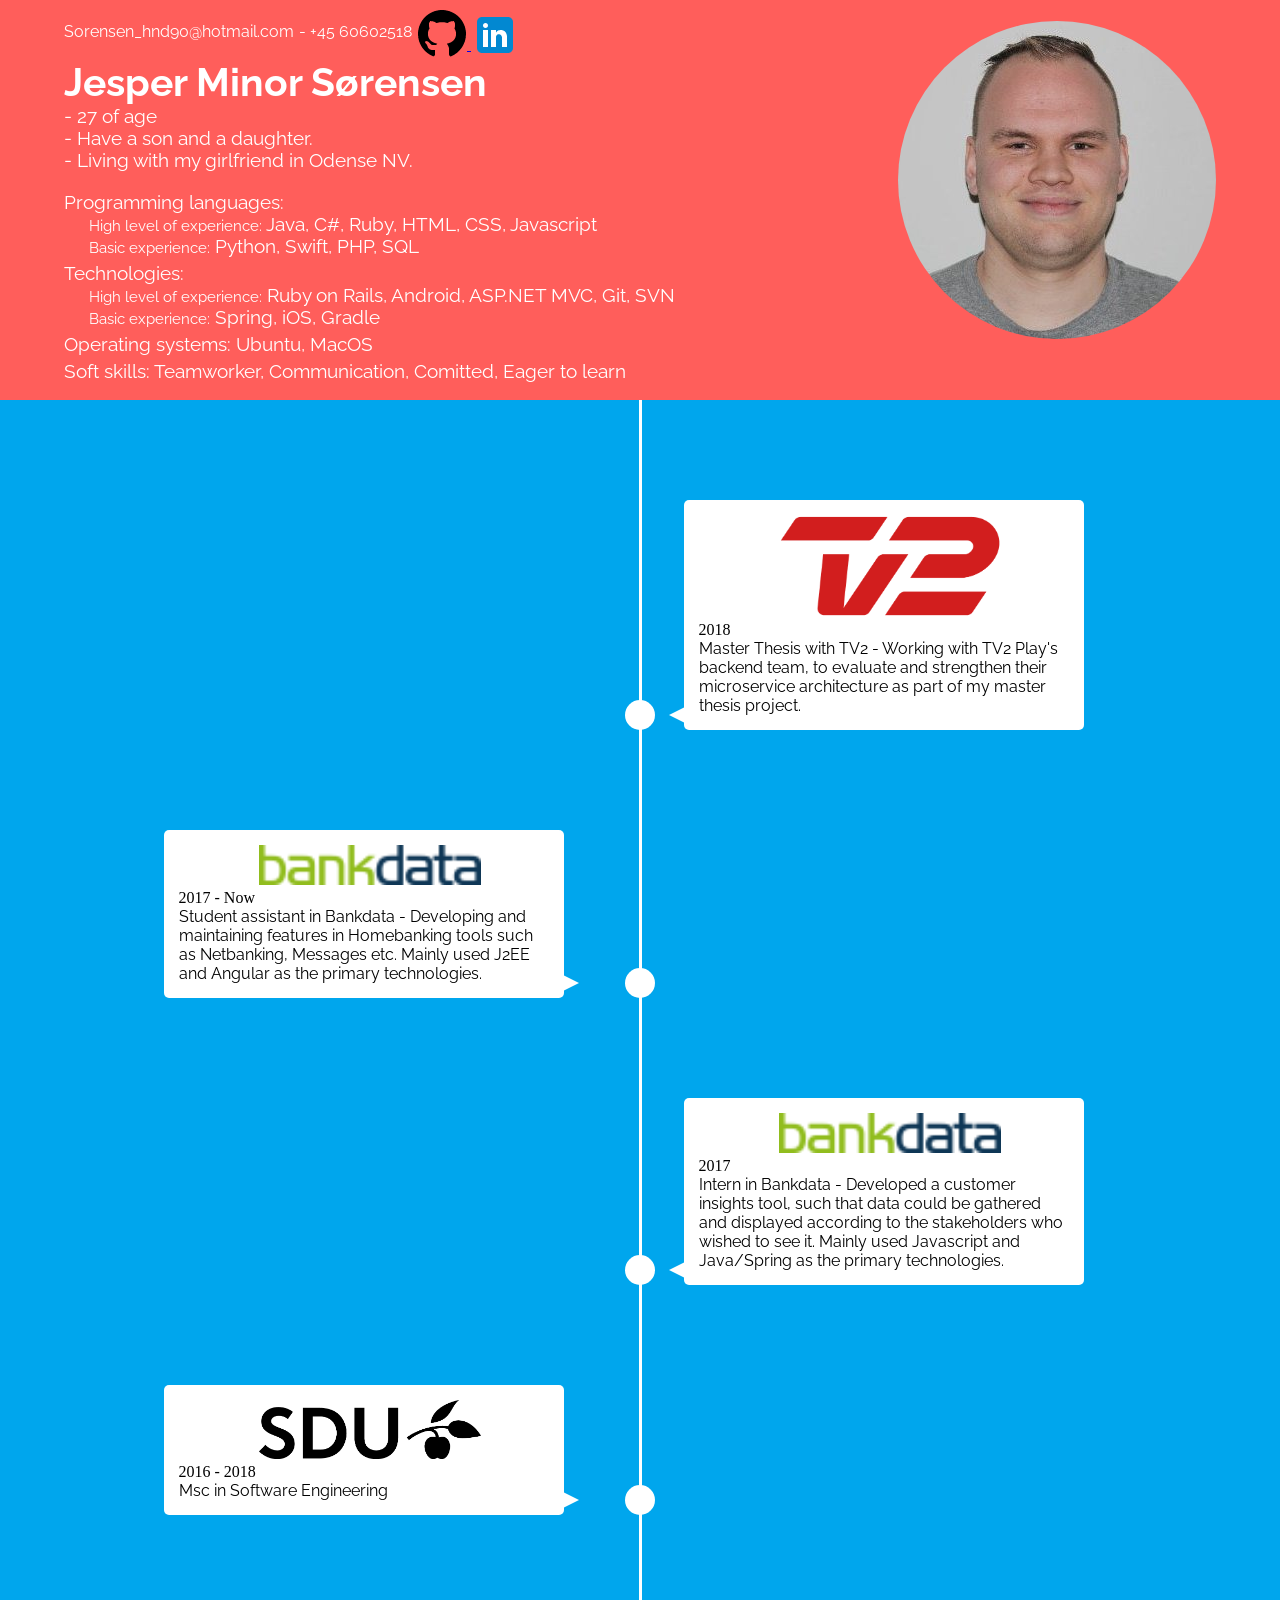
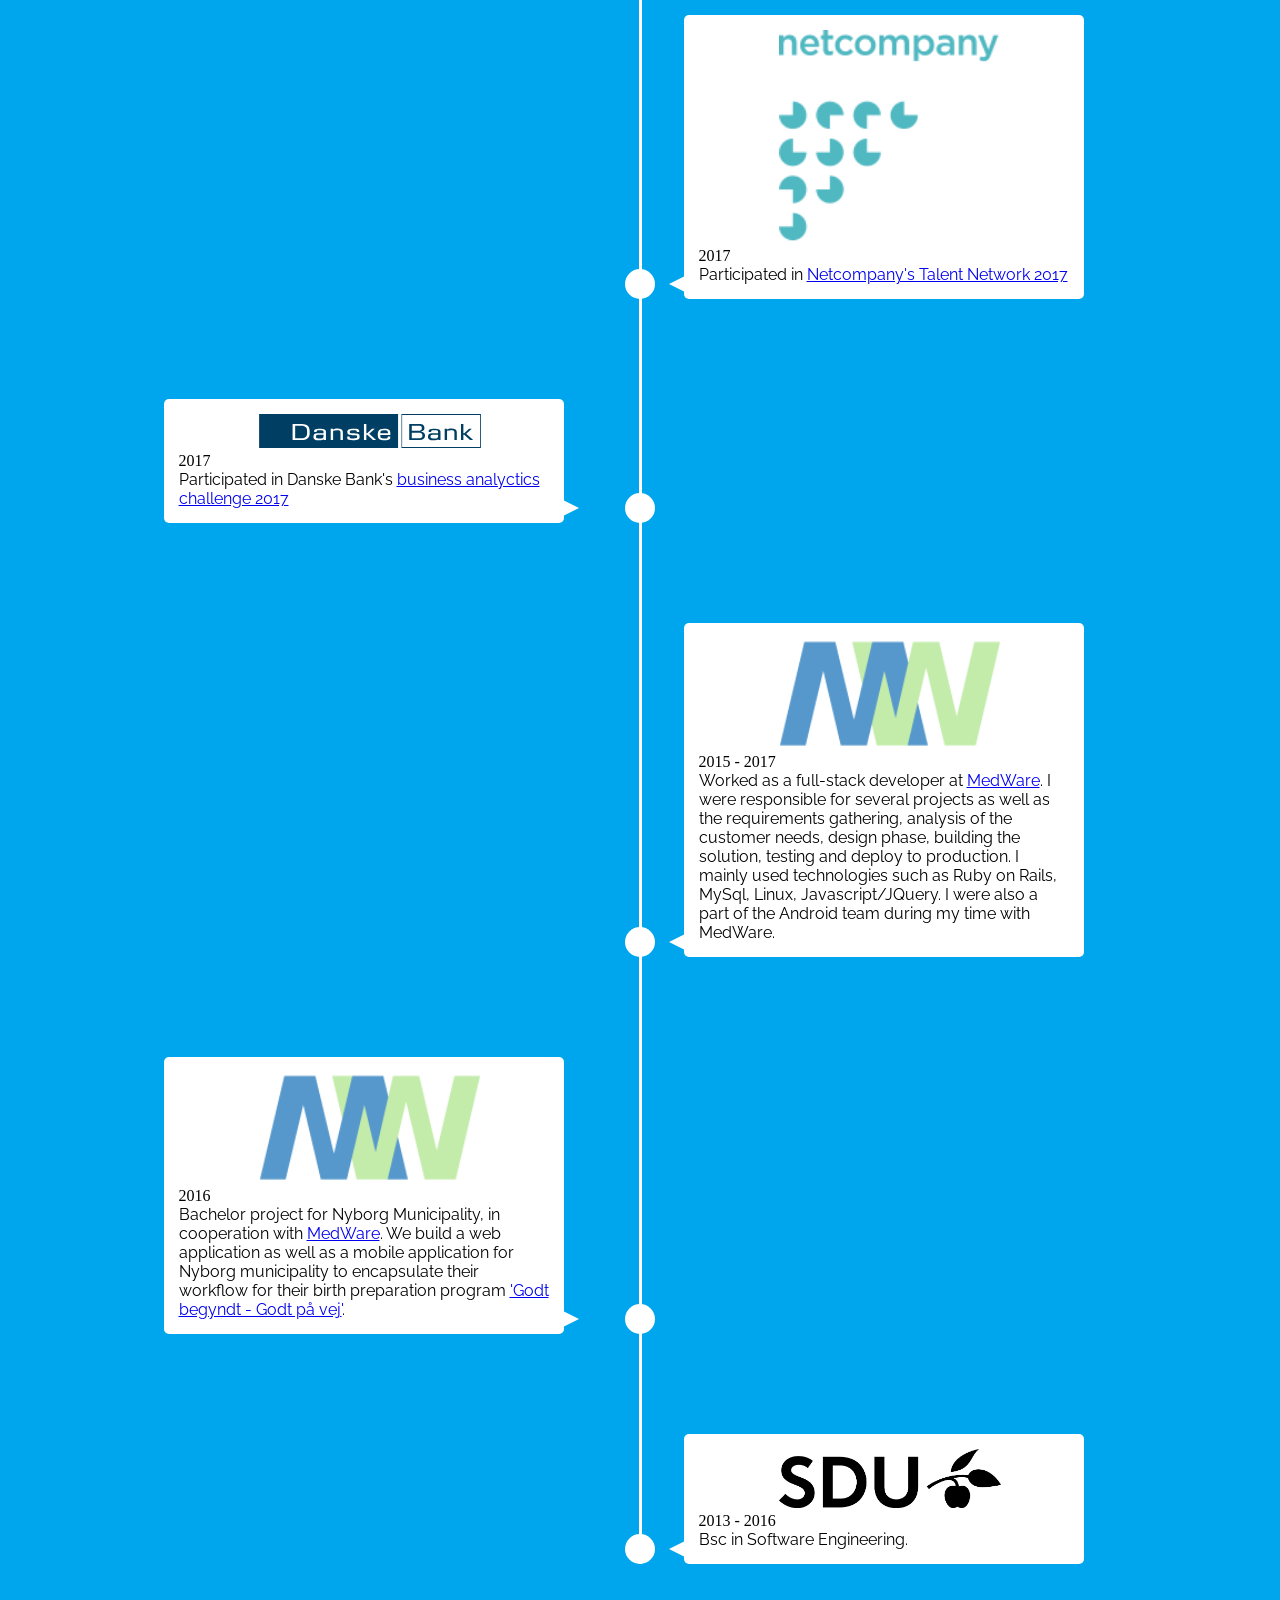
<file: index.html>
<!DOCTYPE html>
<html>

<head>
  <meta charset="UTF-8">
  <meta name="viewport" content="width=device-width" />
  <title>Jesper Minor Sørensen</title>
  <link rel="stylesheet" type="text/css" href="resume.css">
  <link rel="stylesheet" type="text/css" href="content.css">
  <link href="https://fonts.googleapis.com/css?family=Palanquin+Dark" rel="stylesheet">
  <link href="https://fonts.googleapis.com/css?family=Raleway" rel="stylesheet">
</head>

<body>
  <section class="intro-container">
    <div class="container">
      <div class="contact">
        <a href="https://github.com/min90">
          <img class="thumbnail" src="Images/github.png" alt="Github" title="Github profile" />
        </a>
        <a href="https://www.linkedin.com/in/jemiso/">
          <img class="thumbnail" src="Images/LinkedIn-48.png" alt="LinkedIn" title="LinkedIn profile" />
        </a>
        <p class="contact-info">
          Sorensen_hnd90@hotmail.com
        </p>
        <p class="contact-info">
          - +45 60602518
        </p>
      </div>
      <h1 class="headline">Jesper Minor Sørensen</h1>
      <ul class="facts">
        <li>
          <span> - </span>27 of age
        </li>
        <li>
          <span> - </span>Have a son and a daughter.
        </li>
        <li>
          <span> - </span>Living with my girlfriend in Odense NV.
        </li>
      </ul>
      <img class="profile-image" src="Images/profile.jpg" alt="Profile Image" title="Jesper"/>
      <div class="skills">
        <p class="info"><span>Programming languages: </span><br/>
          <span class="info-headline">High level of experience:</span> Java, C#, Ruby, HTML, CSS, Javascript<br/>
          <span class="info-headline">Basic experience:</span> Python, Swift, PHP, SQL</p>
        <p class="info">Technologies:<br/>
        <span class="info-headline">High level of experience:</span> Ruby on Rails, Android, ASP.NET MVC, Git, SVN</br>
        <span class="info-headline">Basic experience:</span> Spring, iOS, Gradle</br></p>

        <p class="info">Operating systems: Ubuntu, MacOS <br></p>
        <p class="info">Soft skills: Teamworker, Communication, Comitted, Eager to learn</br></p>
      </div>
    </div>
  </section>
    <section class="timeline">
      <ul>
        <li>
          <div>
            <img class="img-stock" src="Images/tv2_RGB.png" /><br/>
            <time>2018</time><br/>
            <p class="info">
              Master Thesis with TV2 - Working with TV2 Play's backend team, to evaluate and strengthen their microservice architecture as part of my master thesis project.
            </p>
          </div>
        </li>
         <li>
          <div>
            <img class="img-stock" src="Images/bd_logo.png" /><br/>
            <time>2017 - Now</time><br/>
            <p class="info">
              Student assistant in Bankdata - Developing and maintaining features in Homebanking tools such as Netbanking, Messages etc. Mainly used J2EE and Angular as the primary technologies.
            </p>
          </div>
        </li>
        <li>
          <div>
            <img class="img-stock" src="Images/bd_logo.png" /><br/>
            <time>2017</time><br/>
            <p class="info">
              Intern in Bankdata - Developed a customer insights tool, such that data could be gathered and displayed according to the stakeholders who wished to see it. Mainly used Javascript and Java/Spring as the primary technologies.
            </p>
          </div>
        </li>
        <li>
          <div>
            <img class="img-stock" src="Images/sdu.png" /><br/>
            <time>2016 - 2018</time><br/>
            <p class="info">
              Msc in Software Engineering
            </p>
          </div>
        </li>
        <li>
          <div>
            <img class="img-stock" src="Images/Footer-logo-lightblue.png" /><br/>
            <time>2017</time><br/>
            <p class="info">
              Participated in
              <a href="https://www.netcompany.com/da/events/Netcompany%20Talent%20Network">Netcompany's Talent Network 2017</a>
            </p>
          </div>
        </li>
        <li>
          <div>
            <img class="img-stock" src="Images/danske-bank-logo.svg" /><br/>
            <time>2017</time><br/>
            <p class="info">
              Participated in Danske Bank's
              <a href="http://danskebank.dk/ressources/campaign-pages/business-analytics-challenge">business analyctics challenge 2017</a>
            </p>
          </div>
        </li>
        <li>
          <div>
            <img class="img-stock" src="Images/avatar.png" /><br/>
            <time>2015 - 2017</time><br/>
            <p class="info">
              Worked as a full-stack developer at <a href="http://www.medware.dk">MedWare</a>. I were responsible for several projects as well as the requirements
              gathering, analysis of the customer needs, design phase, building the solution, testing and deploy to production.
              I mainly used technologies such as Ruby on Rails, MySql, Linux, Javascript/JQuery.
              I were also a part of the Android team during my time with MedWare.
            </p>
          </div>
        </li>
        <li>
          <div>
            <img class="img-stock" src="Images/avatar.png" /><br/>
            <time>2016</time><br/>
            <p class="info">
              Bachelor project for Nyborg Municipality, in cooperation with <a href="http://www.medware.dk">MedWare</a>.
              We build a web application as well as a mobile application for Nyborg municipality to encapsulate their workflow
              for their birth preparation program <a href="http://www.nyborg.dk/da/Borger/Sundhed/Sundhedsplejen/Godt-begyndt,-Godt-p%C3%A5-vej">'Godt begyndt - Godt på vej'</a>.
            </p>
          </div>
        </li>
        <li>
          <div>
            <img class="img-stock" src="Images/sdu.png" /><br/>
            <time>2013 - 2016</time><br/>
            <p class="info">
              Bsc in Software Engineering.
            </p>
          </div>
        </li>
      </ul>
    </section>
</body>

</html>
</file>
<file: resume.css>
*,
*::before,
*::after {
  margin: 0;
  padding: 0;
  box-sizing: border-box;
}

.intro-container {
  background-color: #FF5E5B;
}

.container {
  width: 90%;
  height: 400px;
  margin: 0 auto;
  max-width: 1200px;
}

.timeline ul li {
  list-style-type: none;
  position: relative;
  width: 3px;
  margin: 0 auto;
  padding-top: 100px;
  background: #fff;
}

.timeline ul li::after {
  content: '';
  position: absolute;
  left: 50%;
  bottom: 0;
  transform: translateX(-50%);
  width: 30px;
  height: 30px;
  border-radius: 50%;
  background: inherit;
}

.timeline ul li div {
  position: relative;
    bottom: 0;
  width: 400px;
  padding: 15px;
  border-radius: 5px;
  background: #fff;
}

.timeline ul li div::before {
  content: '';
  position: absolute;
  bottom: 7px;
  width: 0;
  height: 0;
  border-style: solid;
}

.timeline ul li div .img-stock {
  position: relative;
  left: 80px;
  width: 60%;

}

.timeline ul li:nth-child(odd) div {
  left: 45px;
}

.timeline ul li:nth-child(odd) div::before {
  left: -15px;
  border-width: 8px 16px 8px 0;
  border-color: transparent #fff transparent transparent;
}

.timeline ul li:nth-child(even) div {
  left: -475px;
}

.timeline ul li:nth-child(even) div::before {
  right: -15px;
  border-width: 8px 0 8px 16px;
  border-color: transparent transparent transparent #fff;
}

.timeline ul li div .info {
  font-family: 'Raleway', sans-serif;
}

@media screen and (max-width: 900px) {
  .timeline ul li div {
    width: 250px;
  }
  .timeline ul li:nth-child(even) div {
    left: -289px; /*250+45-6*/
  }
}

@media screen and (max-width: 600px) {
  .timeline ul li {
    margin-left: 20px;
  }

  .timeline ul li div {
    width: calc(100vw - 91px);
  }

  .timeline ul li:nth-child(even) div {
    left: 45px;
  }

  .timeline ul li:nth-child(even) div::before {
    left: -15px;
    border-width: 8px 16px 8px 0;
    border-color: transparent #fff transparent transparent;
  }
}
</file>
<file: content.css>
body {
  background-color: #00A6ED;
  box-sizing: border-box;
  padding-bottom: 100px;
}

.headline {
  padding-top: 5px;
  font-family: 'Raleway', sans-serif;
  font-size: 39px;
  text-align: left;
  color: #fff;
}

.contact {

}

.contact-info {
  padding-top: 22px;
  padding-right: 5px;
  float: left;
  font-size: 1.0em;
  font-family: 'Raleway', sans-serif;
  color: #fff;
}

.facts {
  list-style: none;
}

.facts li {
       color: #fff;
       position: relative;
       border-radius: 0em 2px 1em 1em;
       font-size: 1.2em;
       font-family: 'Raleway', sans-serif;
}

.profile-image {
  margin-top: -150px;
  border-radius: 50%;
  float: right;
}

.thumbnail {
  border-radius: 4px;
  padding-top: 9px;
  margin-bottom: -9px;
  transition: all .2s ease-in-out;
}

.thumbnail:hover {
    cursor: pointer;
    transform: scale(1.2);
}

.skills .info-headline {
  padding-left: 25px;
  font-size: 15px;
}

.skills {
  padding-top: 20px;
}

.skills .info {
  color: #fff;
  position: relative;
  font-size: 1.2em;
  font-family: 'Raleway', sans-serif;
  padding-bottom: 5px;
}

@media screen and (max-width: 600px) {
  .profile-image {
    margin-top: -200px;
    border-radius: 50%;
    float: right;
  }

}
</file>
